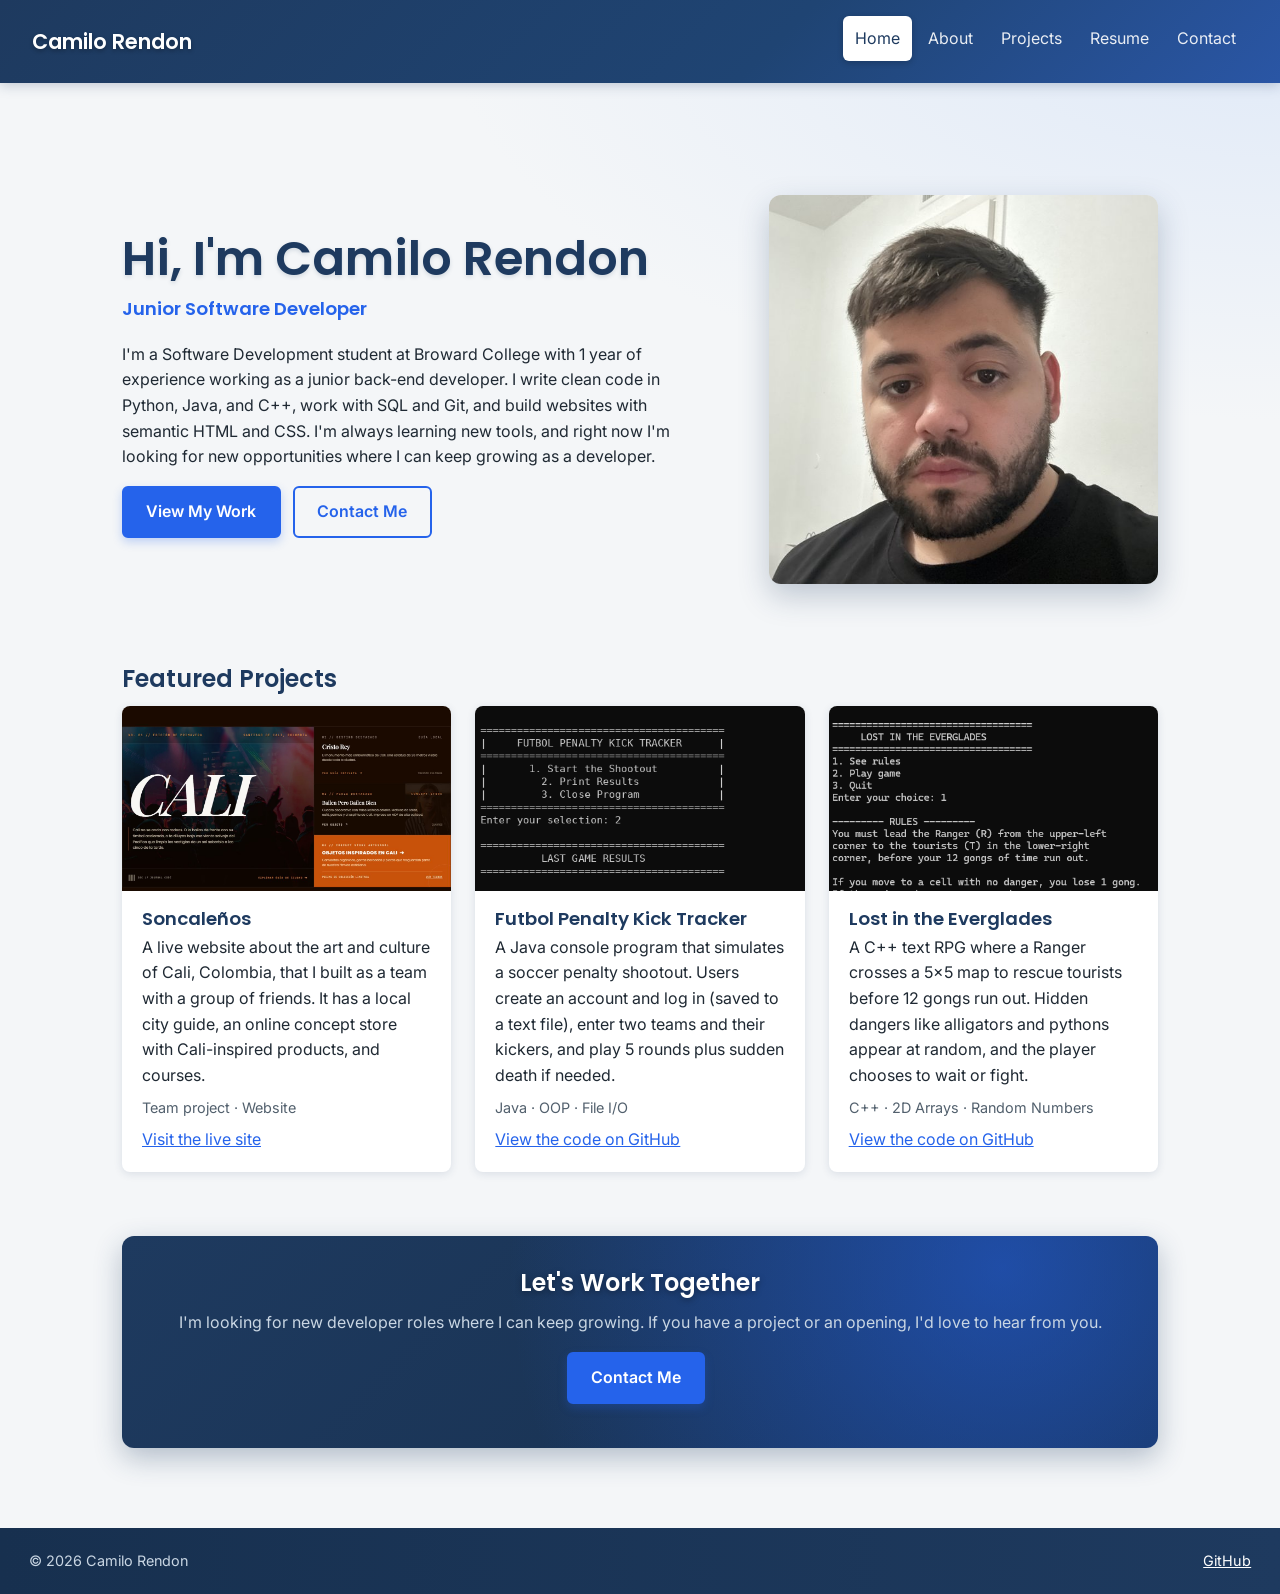
<file: Portafolio_Part_5/index.html>
<!DOCTYPE html>
<!--
    Student Name: Camilo Rendon
    File Name: index.html
    Date: 11/24/2026
    Note: Home page, created by duplicating template.html and following the Home wireframe.
-->
<html lang="en">
<head>
    <meta charset="utf-8">
    <meta name="viewport" content="width=device-width, initial-scale=1.0">
    <meta name="description" content="Camilo Rendon, Software Development student and junior software developer. View my projects and get in touch.">
    <title>Home | Camilo Rendon</title>
    <link rel="icon" href="favicon.ico" sizes="any">
    <link rel="icon" href="favicon.svg" type="image/svg+xml">
    <link rel="apple-touch-icon" href="assets/images/apple-touch-icon.png">
    <link rel="preconnect" href="https://fonts.googleapis.com">
    <link rel="preconnect" href="https://fonts.gstatic.com" crossorigin>
    <link rel="stylesheet" href="https://fonts.googleapis.com/css2?family=Inter:wght@400;600&amp;family=Poppins:wght@600&amp;display=swap">
    <link rel="stylesheet" href="css/styles.css">
    <script src="js/main.js"></script>
</head>
<body>

    <!-- Skip link for keyboard users -->
    <a class="skip-link" href="#main-content">Skip to main content</a>

    <!-- Site header: logo and primary navigation -->
    <header class="site-header">
        <a class="logo" href="index.html">Camilo Rendon</a>
        <button class="menu-toggle" type="button" aria-expanded="false" aria-controls="primary-nav">&#9776; Menu</button>
        <nav class="site-nav" id="primary-nav" aria-label="Primary">
            <ul>
                <li><a href="index.html" aria-current="page">Home</a></li>
                <li><a href="about.html">About</a></li>
                <li><a href="projects.html">Projects</a></li>
                <li><a href="resume.html">Resume</a></li>
                <li><a href="contact.html">Contact</a></li>
            </ul>
        </nav>
    </header>

    <!-- Main page content -->
    <main id="main-content">

        <!-- Hero: name, tagline, intro, buttons, and photo -->
        <section class="hero" aria-labelledby="hero-heading">
            <div class="hero-text">
                <h1 id="hero-heading">Hi, I'm Camilo Rendon</h1>
                <p class="tagline">Junior Software Developer</p>
                <p>I'm a Software Development student at Broward College with 1 year of experience working as a junior back-end developer. I write clean code in Python, Java, and C++, work with SQL and Git, and build websites with semantic HTML and CSS. I'm always learning new tools, and right now I'm looking for new opportunities where I can keep growing as a developer.</p>
                <a class="button" href="projects.html">View My Work</a>
                <a class="button button-outline" href="contact.html">Contact Me</a>
            </div>
            <img class="headshot" src="assets/images/headshot.jpg" alt="Photo of Camilo Rendon" width="600" height="600">
        </section>

        <!-- Featured projects: 1 column on mobile, 3 columns on desktop -->
        <section class="featured" aria-labelledby="featured-heading">
            <h2 id="featured-heading">Featured Projects</h2>
            <div class="project-grid">

                <article class="project-card">
                    <img src="assets/images/project-soncalenos.jpg" alt="Home page of the Soncaleños website with a large CALI title and featured places and products" width="1200" height="680">
                    <div class="card-body">
                        <h3>Soncaleños</h3>
                        <p>A live website about the art and culture of Cali, Colombia, that I built as a team with a group of friends. It has a local city guide, an online concept store with Cali-inspired products, and courses.</p>
                        <p class="tags">Team project &middot; Website</p>
                        <a href="https://soncalenos.com/">Visit the live site</a>
                    </div>
                </article>

                <article class="project-card">
                    <img src="assets/images/project-penalty-kicks.png" alt="Console screen of the Futbol Penalty Kick Tracker showing the main menu, last game results for each team, and the final score" width="488" height="1042">
                    <div class="card-body">
                        <h3>Futbol Penalty Kick Tracker</h3>
                        <p>A Java console program that simulates a soccer penalty shootout. Users create an account and log in (saved to a text file), enter two teams and their kickers, and play 5 rounds plus sudden death if needed.</p>
                        <p class="tags">Java &middot; OOP &middot; File I/O</p>
                        <a href="https://github.com/CamiloStiwar/Penalty-Kicks-Program">View the code on GitHub</a>
                    </div>
                </article>

                <article class="project-card">
                    <img src="assets/images/project-everglades.png" alt="Console screen of Lost in the Everglades showing the main menu and the game rules" width="518" height="585">
                    <div class="card-body">
                        <h3>Lost in the Everglades</h3>
                        <p>A C++ text RPG where a Ranger crosses a 5x5 map to rescue tourists before 12 gongs run out. Hidden dangers like alligators and pythons appear at random, and the player chooses to wait or fight.</p>
                        <p class="tags">C++ &middot; 2D Arrays &middot; Random Numbers</p>
                        <a href="https://github.com/CamiloStiwar/Everglades-Game">View the code on GitHub</a>
                    </div>
                </article>

            </div>
        </section>

        <!-- Call to action band -->
        <section class="cta" aria-labelledby="cta-heading">
            <h2 id="cta-heading">Let's Work Together</h2>
            <p>I'm looking for new developer roles where I can keep growing. If you have a project or an opening, I'd love to hear from you.</p>
            <a class="button" href="contact.html">Contact Me</a>
        </section>

    </main>

    <!-- Site footer -->
    <footer class="site-footer">
        <p>&copy; 2026 Camilo Rendon</p>
        <p><a href="https://github.com/CamiloStiwar">GitHub</a></p>
    </footer>

</body>
</html>
</file>
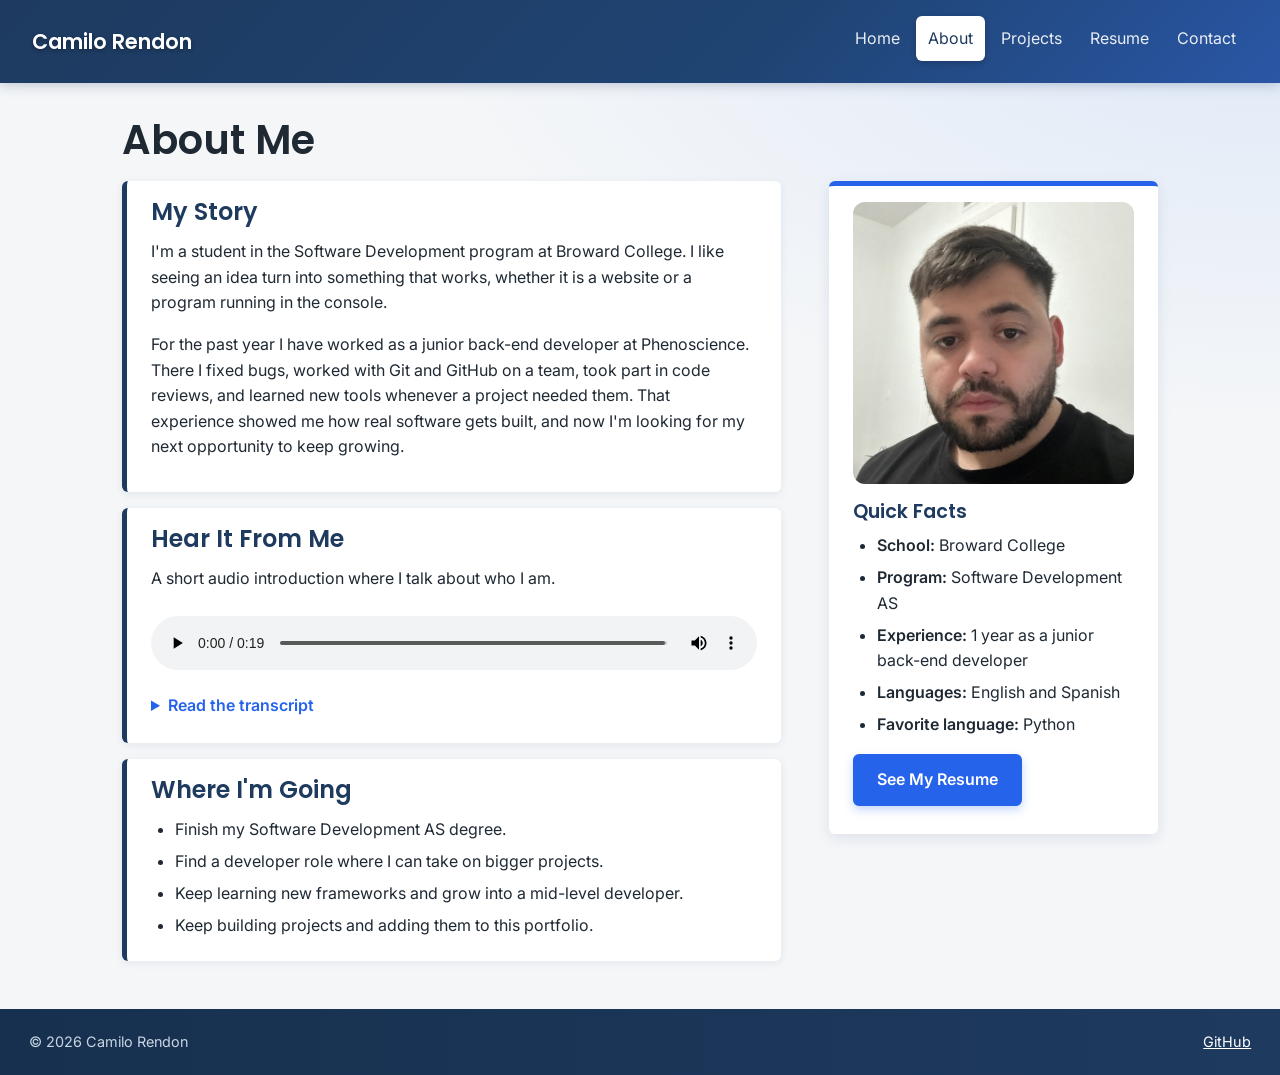
<file: Portafolio_Part_5/about.html>
<!DOCTYPE html>
<!--
    Student Name: Camilo Rendon
    File Name: about.html
    Date: 11/24/2026
-->
<html lang="en">
<head>
    <meta charset="utf-8">
    <meta name="viewport" content="width=device-width, initial-scale=1.0">
    <meta name="description" content="Learn about Camilo Rendon's background, goals, and technical skills.">
    <title>About | Camilo Rendon</title>
    <link rel="icon" href="favicon.ico" sizes="any">
    <link rel="icon" href="favicon.svg" type="image/svg+xml">
    <link rel="apple-touch-icon" href="assets/images/apple-touch-icon.png">
    <link rel="preconnect" href="https://fonts.googleapis.com">
    <link rel="preconnect" href="https://fonts.gstatic.com" crossorigin>
    <link rel="stylesheet" href="https://fonts.googleapis.com/css2?family=Inter:wght@400;600&amp;family=Poppins:wght@600&amp;display=swap">
    <link rel="stylesheet" href="css/styles.css">
    <script src="js/main.js"></script>
</head>
<body>

    <!-- Skip link for keyboard users -->
    <a class="skip-link" href="#main-content">Skip to main content</a>

    <!-- Site header: logo and primary navigation -->
    <header class="site-header">
        <a class="logo" href="index.html">Camilo Rendon</a>
        <button class="menu-toggle" type="button" aria-expanded="false" aria-controls="primary-nav">&#9776; Menu</button>
        <nav class="site-nav" id="primary-nav" aria-label="Primary">
            <ul>
                <li><a href="index.html">Home</a></li>
                <li><a href="about.html" aria-current="page">About</a></li>
                <li><a href="projects.html">Projects</a></li>
                <li><a href="resume.html">Resume</a></li>
                <li><a href="contact.html">Contact</a></li>
            </ul>
        </nav>
    </header>

    <!-- Main page content -->
    <main id="main-content">
        <h1>About Me</h1>

        <!-- Two column layout: story on the left, quick facts on the right -->
        <div class="about-layout">

            <article class="about-story">

                <section aria-labelledby="story-heading">
                    <h2 id="story-heading">My Story</h2>
                    <p>I'm a student in the Software Development program at Broward College. I like seeing an idea turn into something that works, whether it is a website or a program running in the console.</p>
                    <p>For the past year I have worked as a junior back-end developer at Phenoscience. There I fixed bugs, worked with Git and GitHub on a team, took part in code reviews, and learned new tools whenever a project needed them. That experience showed me how real software gets built, and now I'm looking for my next opportunity to keep growing.</p>
                </section>

                <!-- Audio introduction with a transcript for accessibility -->
                <section aria-labelledby="audio-heading">
                    <h2 id="audio-heading">Hear It From Me</h2>
                    <p>A short audio introduction where I talk about who I am.</p>
                    <audio controls preload="metadata">
                        <source src="assets/media/intro.mp3" type="audio/mpeg">
                        Your browser does not support the audio element. You can read the transcript below.
                    </audio>
                    <details class="transcript">
                        <summary>Read the transcript</summary>
                        <p>Hi, I'm Camilo Rendon. I'm a Software Development student at Broward College and I have one year of experience as a junior back-end developer. I build websites and programs in Python, Java, and C++. This portfolio shows some of the projects I'm proud of.</p>
                    </details>
                </section>

                <section aria-labelledby="goals-heading">
                    <h2 id="goals-heading">Where I'm Going</h2>
                    <ul>
                        <li>Finish my Software Development AS degree.</li>
                        <li>Find a developer role where I can take on bigger projects.</li>
                        <li>Keep learning new frameworks and grow into a mid-level developer.</li>
                        <li>Keep building projects and adding them to this portfolio.</li>
                    </ul>
                </section>

            </article>

            <!-- Sidebar with photo and quick facts -->
            <aside class="sidebar" aria-labelledby="facts-heading">
                <img src="assets/images/headshot.jpg" alt="Photo of Camilo Rendon" width="600" height="600">
                <h2 id="facts-heading">Quick Facts</h2>
                <ul>
                    <li><strong>School:</strong> Broward College</li>
                    <li><strong>Program:</strong> Software Development AS</li>
                    <li><strong>Experience:</strong> 1 year as a junior back-end developer</li>
                    <li><strong>Languages:</strong> English and Spanish</li>
                    <li><strong>Favorite language:</strong> Python</li>
                </ul>
                <a class="button" href="resume.html">See My Resume</a>
            </aside>

        </div>
    </main>

    <!-- Site footer -->
    <footer class="site-footer">
        <p>&copy; 2026 Camilo Rendon</p>
        <p><a href="https://github.com/CamiloStiwar">GitHub</a></p>
    </footer>

</body>
</html>
</file>
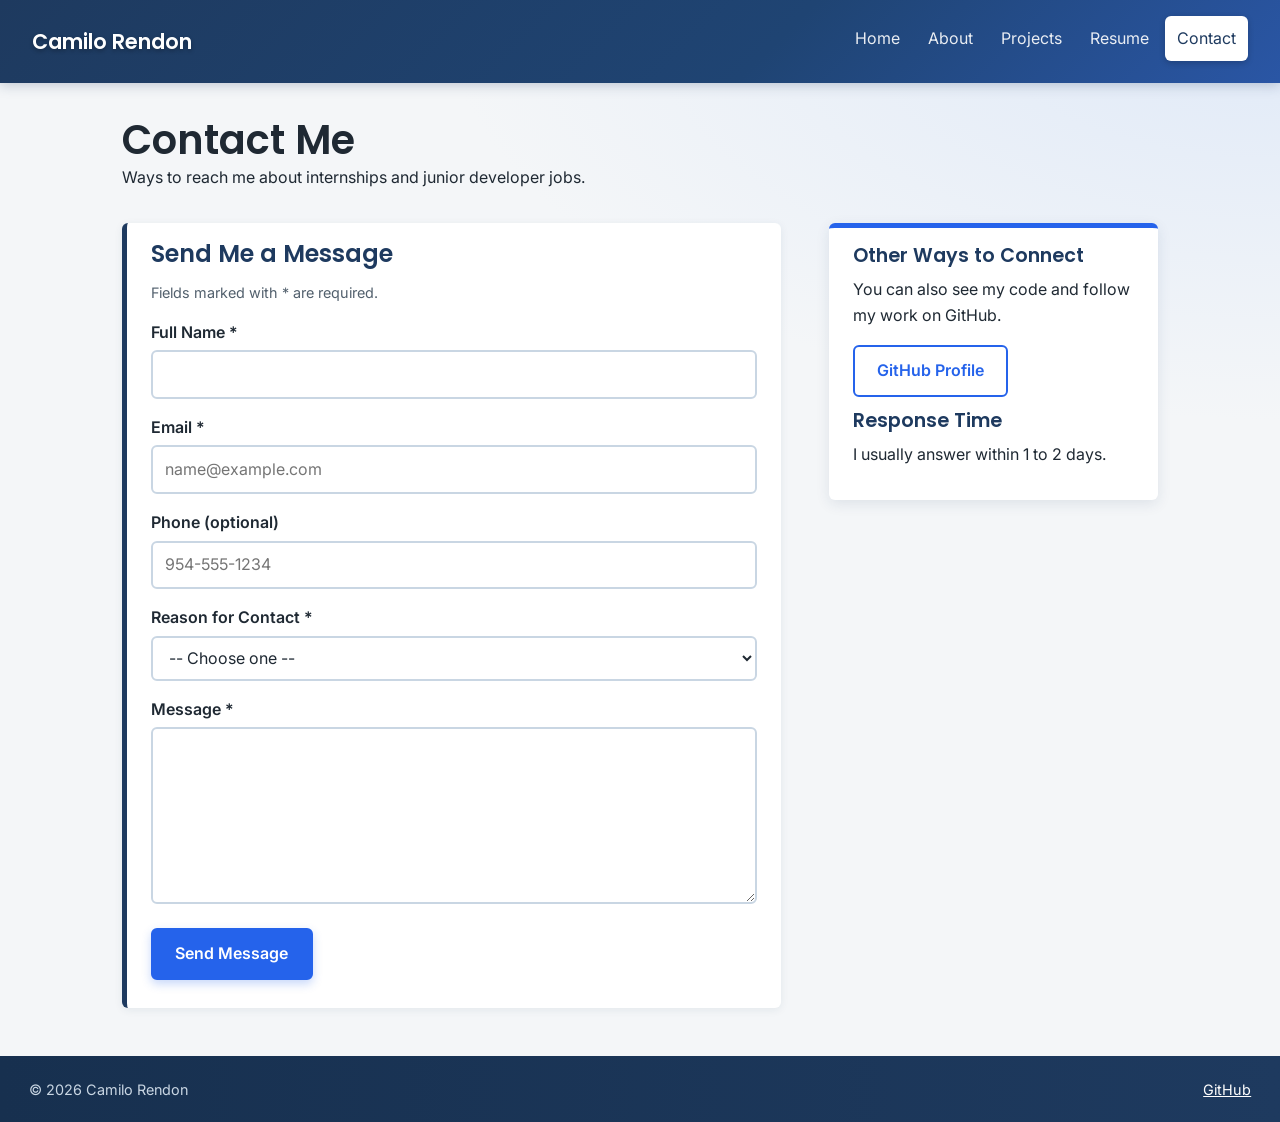
<file: Portafolio_Part_5/contact.html>
<!DOCTYPE html>
<!--
    Student Name: Camilo Rendon
    File Name: contact.html
    Date: 11/24/2026
-->
<html lang="en">
<head>
    <meta charset="utf-8">
    <meta name="viewport" content="width=device-width, initial-scale=1.0">
    <meta name="description" content="Contact Camilo Rendon about internships, junior developer jobs, or projects using the contact form or GitHub.">
    <title>Contact | Camilo Rendon</title>
    <link rel="icon" href="favicon.ico" sizes="any">
    <link rel="icon" href="favicon.svg" type="image/svg+xml">
    <link rel="apple-touch-icon" href="assets/images/apple-touch-icon.png">
    <link rel="preconnect" href="https://fonts.googleapis.com">
    <link rel="preconnect" href="https://fonts.gstatic.com" crossorigin>
    <link rel="stylesheet" href="https://fonts.googleapis.com/css2?family=Inter:wght@400;600&amp;family=Poppins:wght@600&amp;display=swap">
    <link rel="stylesheet" href="css/styles.css">
    <script src="js/main.js"></script>
</head>
<body>

    <!-- Skip link for keyboard users -->
    <a class="skip-link" href="#main-content">Skip to main content</a>

    <!-- Site header: logo and primary navigation -->
    <header class="site-header">
        <a class="logo" href="index.html">Camilo Rendon</a>
        <button class="menu-toggle" type="button" aria-expanded="false" aria-controls="primary-nav">&#9776; Menu</button>
        <nav class="site-nav" id="primary-nav" aria-label="Primary">
            <ul>
                <li><a href="index.html">Home</a></li>
                <li><a href="about.html">About</a></li>
                <li><a href="projects.html">Projects</a></li>
                <li><a href="resume.html">Resume</a></li>
                <li><a href="contact.html" aria-current="page">Contact</a></li>
            </ul>
        </nav>
    </header>

    <!-- Main page content -->
    <main id="main-content">
        <h1>Contact Me</h1>
        <p>Ways to reach me about internships and junior developer jobs.</p>

        <div class="contact-layout">

            <!-- Contact form -->
            <section class="contact-form" aria-labelledby="form-heading">
                <h2 id="form-heading">Send Me a Message</h2>
                <p class="tags">Fields marked with * are required.</p>

                <form action="thanks.html" method="get">

                    <label for="name">Full Name *</label>
                    <input type="text" id="name" name="name" autocomplete="name" required>

                    <label for="email">Email *</label>
                    <input type="email" id="email" name="email" autocomplete="email" placeholder="name@example.com" required>

                    <label for="phone">Phone (optional)</label>
                    <input type="tel" id="phone" name="phone" autocomplete="tel" placeholder="954-555-1234"
                           pattern="[0-9]{3}-[0-9]{3}-[0-9]{4}" title="Use this format: 954-555-1234">

                    <label for="reason">Reason for Contact *</label>
                    <select id="reason" name="reason" required>
                        <option value="">-- Choose one --</option>
                        <option value="internship">Internship</option>
                        <option value="job">Junior developer job</option>
                        <option value="project">Website or program project</option>
                        <option value="other">Something else</option>
                    </select>

                    <label for="message">Message *</label>
                    <textarea id="message" name="message" rows="6" minlength="10" required></textarea>

                    <button class="button" type="submit">Send Message</button>
                </form>
            </section>

            <!-- Sidebar with other ways to connect -->
            <aside class="sidebar" aria-labelledby="connect-heading">
                <h2 id="connect-heading">Other Ways to Connect</h2>
                <p>You can also see my code and follow my work on GitHub.</p>
                <a class="button button-outline" href="https://github.com/CamiloStiwar">GitHub Profile</a>
                <h2>Response Time</h2>
                <p>I usually answer within 1 to 2 days.</p>
            </aside>

        </div>
    </main>

    <!-- Site footer -->
    <footer class="site-footer">
        <p>&copy; 2026 Camilo Rendon</p>
        <p><a href="https://github.com/CamiloStiwar">GitHub</a></p>
    </footer>

</body>
</html>
</file>
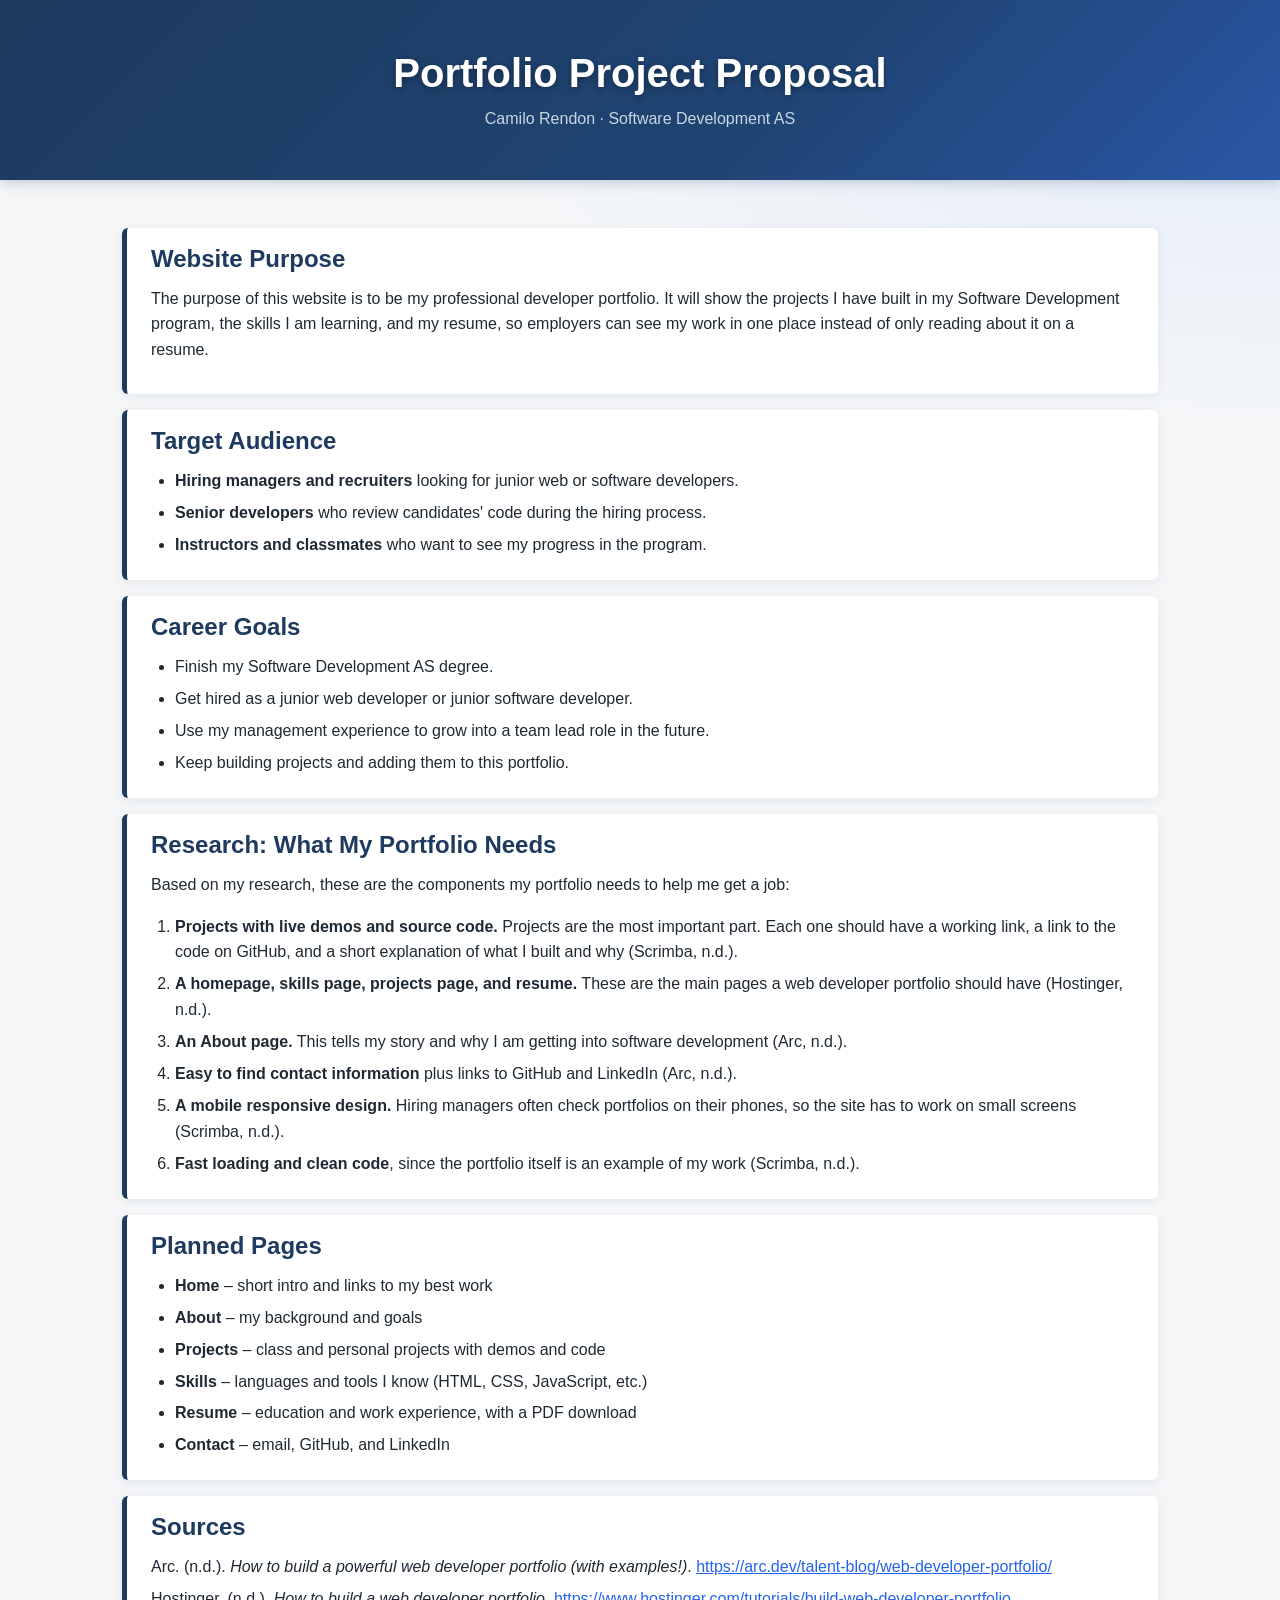
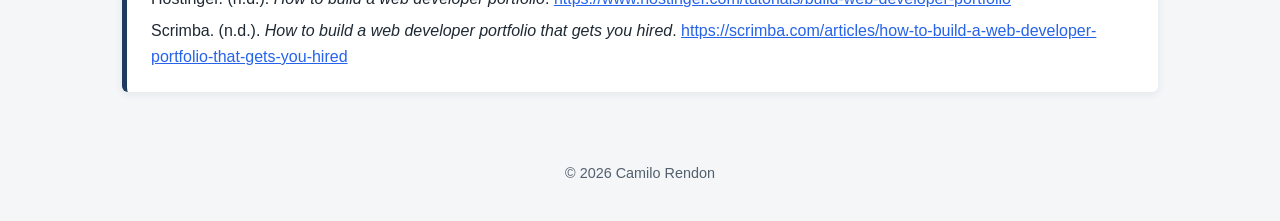
<file: Portafolio_Part_5/proposal.html>
<!DOCTYPE html>
<!--
    Student Name: Camilo Rendon
    File Name: proposal.html
    Date: 11/24/2026
    Note: This page is the project proposal and is not linked in the site navigation.
-->
<html lang="en">
<head>
    <meta charset="utf-8">
    <meta name="viewport" content="width=device-width, initial-scale=1.0">
    <meta name="description" content="Project proposal for the Camilo Rendon developer portfolio website.">
    <title>Portfolio Project Proposal | Camilo Rendon</title>
    <link rel="icon" href="favicon.ico" sizes="any">
    <link rel="icon" href="favicon.svg" type="image/svg+xml">
    <link rel="apple-touch-icon" href="assets/images/apple-touch-icon.png">
    <link rel="stylesheet" href="css/styles.css">
</head>
<body>

    <!-- Page header with the proposal title -->
    <header>
        <h1>Portfolio Project Proposal</h1>
        <p>Camilo Rendon &middot; Software Development AS</p>
    </header>

    <main>

        <!-- Section 1: Purpose of the website -->
        <section id="purpose">
            <h2>Website Purpose</h2>
            <p>The purpose of this website is to be my professional developer portfolio. It will show the projects I have built in my Software Development program, the skills I am learning, and my resume, so employers can see my work in one place instead of only reading about it on a resume.</p>
        </section>

        <!-- Section 2: Target audience -->
        <section id="audience">
            <h2>Target Audience</h2>
            <ul>
                <li><strong>Hiring managers and recruiters</strong> looking for junior web or software developers.</li>
                <li><strong>Senior developers</strong> who review candidates' code during the hiring process.</li>
                <li><strong>Instructors and classmates</strong> who want to see my progress in the program.</li>
            </ul>
        </section>

        <!-- Section 3: Career goals -->
        <section id="goals">
            <h2>Career Goals</h2>
            <ul>
                <li>Finish my Software Development AS degree.</li>
                <li>Get hired as a junior web developer or junior software developer.</li>
                <li>Use my management experience to grow into a team lead role in the future.</li>
                <li>Keep building projects and adding them to this portfolio.</li>
            </ul>
        </section>

        <!-- Section 4: Research on what a portfolio needs to get hired -->
        <section id="research">
            <h2>Research: What My Portfolio Needs</h2>
            <p>Based on my research, these are the components my portfolio needs to help me get a job:</p>
            <ol>
                <li><strong>Projects with live demos and source code.</strong> Projects are the most important part. Each one should have a working link, a link to the code on GitHub, and a short explanation of what I built and why (Scrimba, n.d.).</li>
                <li><strong>A homepage, skills page, projects page, and resume.</strong> These are the main pages a web developer portfolio should have (Hostinger, n.d.).</li>
                <li><strong>An About page.</strong> This tells my story and why I am getting into software development (Arc, n.d.).</li>
                <li><strong>Easy to find contact information</strong> plus links to GitHub and LinkedIn (Arc, n.d.).</li>
                <li><strong>A mobile responsive design.</strong> Hiring managers often check portfolios on their phones, so the site has to work on small screens (Scrimba, n.d.).</li>
                <li><strong>Fast loading and clean code</strong>, since the portfolio itself is an example of my work (Scrimba, n.d.).</li>
            </ol>
        </section>

        <!-- Section 5: Planned pages, matches the site map -->
        <section id="pages">
            <h2>Planned Pages</h2>
            <ul>
                <li><strong>Home</strong> &ndash; short intro and links to my best work</li>
                <li><strong>About</strong> &ndash; my background and goals</li>
                <li><strong>Projects</strong> &ndash; class and personal projects with demos and code</li>
                <li><strong>Skills</strong> &ndash; languages and tools I know (HTML, CSS, JavaScript, etc.)</li>
                <li><strong>Resume</strong> &ndash; education and work experience, with a PDF download</li>
                <li><strong>Contact</strong> &ndash; email, GitHub, and LinkedIn</li>
            </ul>
        </section>

        <!-- Section 6: Sources used for the research -->
        <section id="sources">
            <h2>Sources</h2>
            <ul class="sources-list">
                <li>Arc. (n.d.). <em>How to build a powerful web developer portfolio (with examples!)</em>. <a href="https://arc.dev/talent-blog/web-developer-portfolio/" target="_blank" rel="noopener">https://arc.dev/talent-blog/web-developer-portfolio/</a></li>
                <li>Hostinger. (n.d.). <em>How to build a web developer portfolio</em>. <a href="https://www.hostinger.com/tutorials/build-web-developer-portfolio" target="_blank" rel="noopener">https://www.hostinger.com/tutorials/build-web-developer-portfolio</a></li>
                <li>Scrimba. (n.d.). <em>How to build a web developer portfolio that gets you hired</em>. <a href="https://scrimba.com/articles/how-to-build-a-web-developer-portfolio-that-gets-you-hired" target="_blank" rel="noopener">https://scrimba.com/articles/how-to-build-a-web-developer-portfolio-that-gets-you-hired</a></li>
            </ul>
        </section>

    </main>

    <!-- Page footer -->
    <footer>
        <p>&copy; 2026 Camilo Rendon</p>
    </footer>

    <script src="js/main.js"></script>

</body>
</html>
</file>
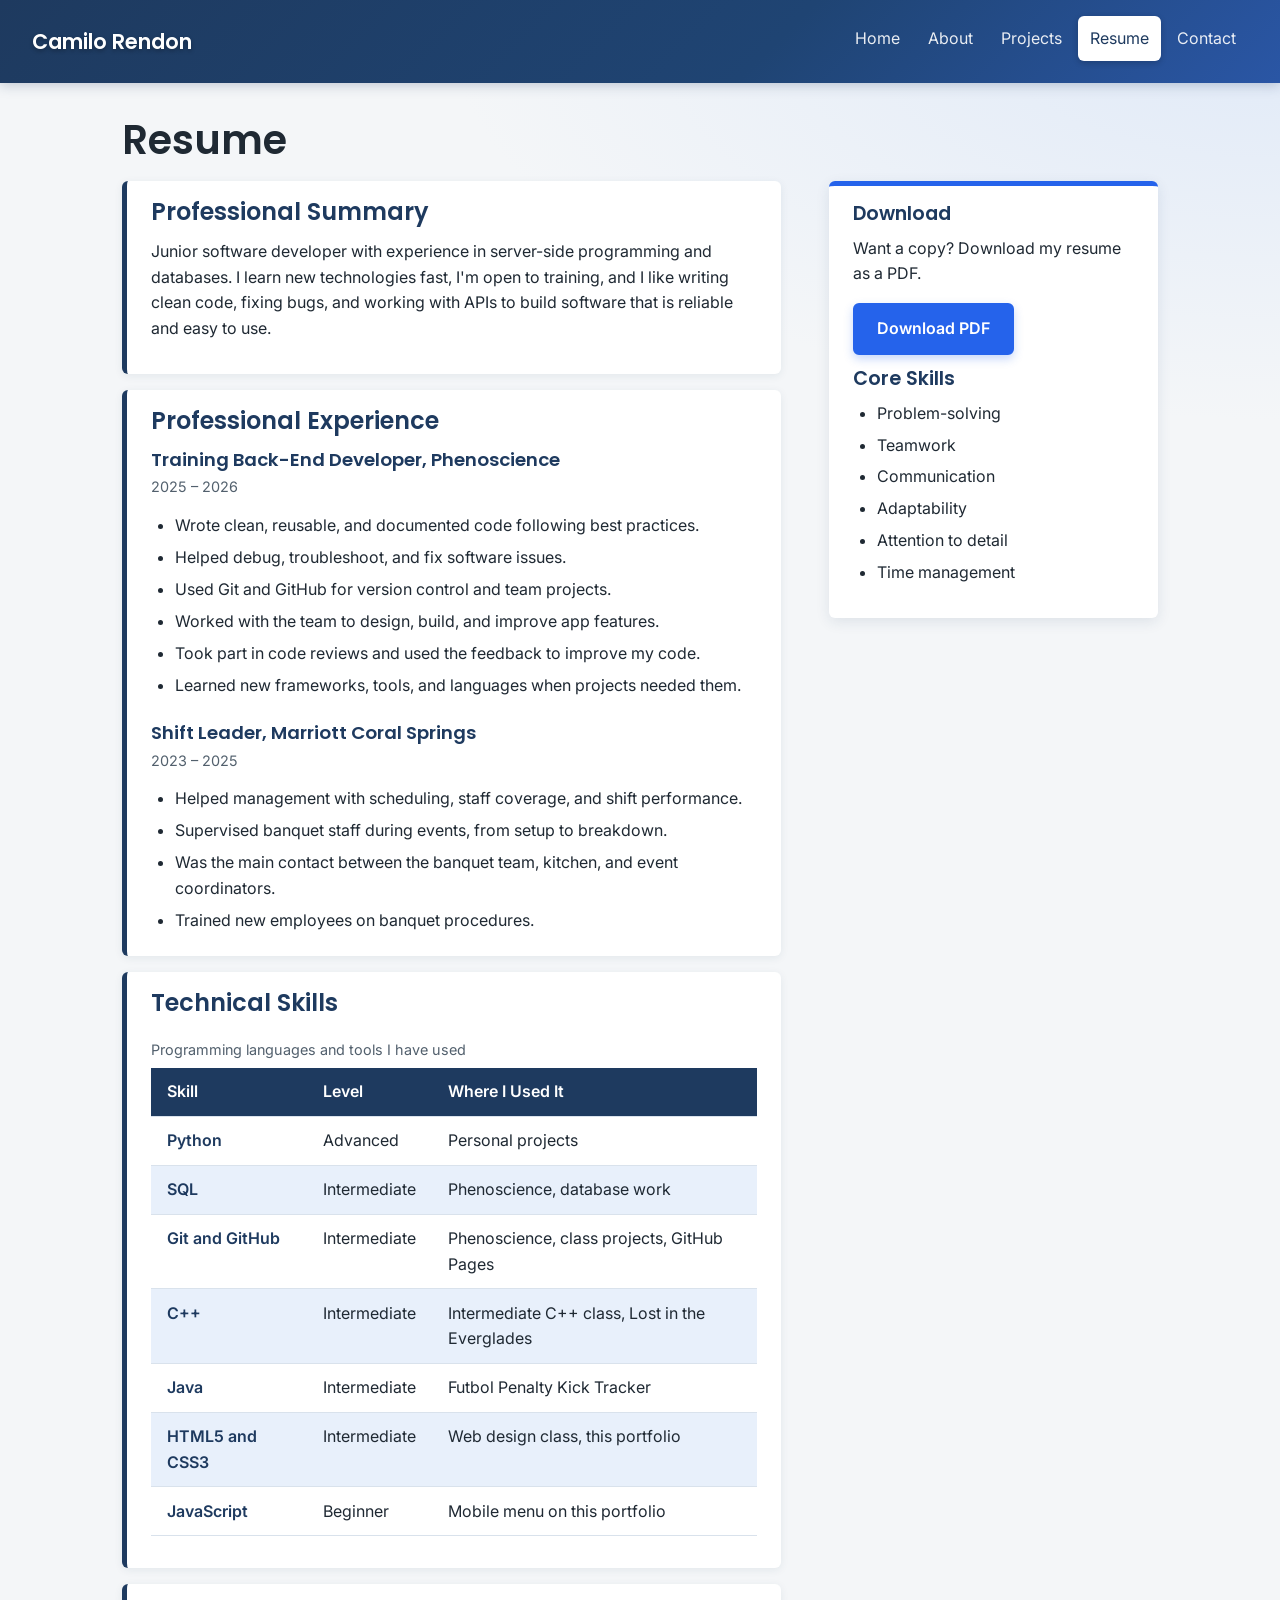
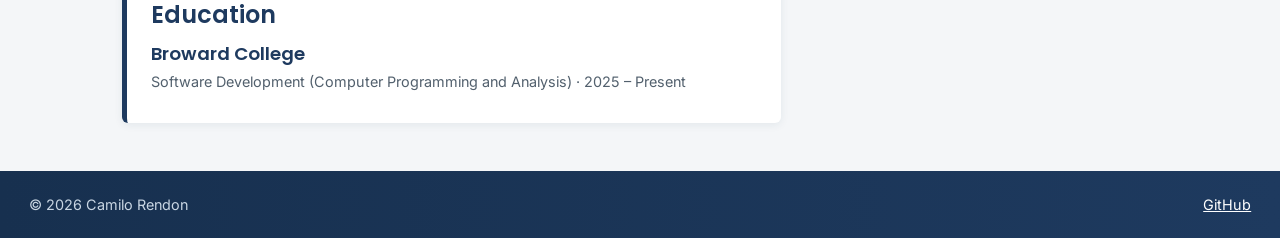
<file: Portafolio_Part_5/resume.html>
<!DOCTYPE html>
<!--
    Student Name: Camilo Rendon
    File Name: resume.html
    Date: 11/24/2026
-->
<html lang="en">
<head>
    <meta charset="utf-8">
    <meta name="viewport" content="width=device-width, initial-scale=1.0">
    <meta name="description" content="Camilo Rendon's education, work experience, and downloadable resume.">
    <title>Resume | Camilo Rendon</title>
    <link rel="icon" href="favicon.ico" sizes="any">
    <link rel="icon" href="favicon.svg" type="image/svg+xml">
    <link rel="apple-touch-icon" href="assets/images/apple-touch-icon.png">
    <link rel="preconnect" href="https://fonts.googleapis.com">
    <link rel="preconnect" href="https://fonts.gstatic.com" crossorigin>
    <link rel="stylesheet" href="https://fonts.googleapis.com/css2?family=Inter:wght@400;600&amp;family=Poppins:wght@600&amp;display=swap">
    <link rel="stylesheet" href="css/styles.css">
    <script src="js/main.js"></script>
</head>
<body>

    <!-- Skip link for keyboard users -->
    <a class="skip-link" href="#main-content">Skip to main content</a>

    <!-- Site header: logo and primary navigation -->
    <header class="site-header">
        <a class="logo" href="index.html">Camilo Rendon</a>
        <button class="menu-toggle" type="button" aria-expanded="false" aria-controls="primary-nav">&#9776; Menu</button>
        <nav class="site-nav" id="primary-nav" aria-label="Primary">
            <ul>
                <li><a href="index.html">Home</a></li>
                <li><a href="about.html">About</a></li>
                <li><a href="projects.html">Projects</a></li>
                <li><a href="resume.html" aria-current="page">Resume</a></li>
                <li><a href="contact.html">Contact</a></li>
            </ul>
        </nav>
    </header>

    <!-- Main page content -->
    <main id="main-content">
        <h1>Resume</h1>

        <div class="resume-layout">

            <article class="resume-main">

                <!-- Short professional summary -->
                <section aria-labelledby="summary-heading">
                    <h2 id="summary-heading">Professional Summary</h2>
                    <p>Junior software developer with experience in server-side programming and databases. I learn new technologies fast, I'm open to training, and I like writing clean code, fixing bugs, and working with APIs to build software that is reliable and easy to use.</p>
                </section>

                <section aria-labelledby="experience-heading">
                    <h2 id="experience-heading">Professional Experience</h2>

                    <h3>Training Back-End Developer, Phenoscience</h3>
                    <p class="tags">2025 &ndash; 2026</p>
                    <ul>
                        <li>Wrote clean, reusable, and documented code following best practices.</li>
                        <li>Helped debug, troubleshoot, and fix software issues.</li>
                        <li>Used Git and GitHub for version control and team projects.</li>
                        <li>Worked with the team to design, build, and improve app features.</li>
                        <li>Took part in code reviews and used the feedback to improve my code.</li>
                        <li>Learned new frameworks, tools, and languages when projects needed them.</li>
                    </ul>

                    <h3>Shift Leader, Marriott Coral Springs</h3>
                    <p class="tags">2023 &ndash; 2025</p>
                    <ul>
                        <li>Helped management with scheduling, staff coverage, and shift performance.</li>
                        <li>Supervised banquet staff during events, from setup to breakdown.</li>
                        <li>Was the main contact between the banquet team, kitchen, and event coordinators.</li>
                        <li>Trained new employees on banquet procedures.</li>
                    </ul>
                </section>

                <!-- Technical skills table -->
                <section aria-labelledby="skills-heading">
                    <h2 id="skills-heading">Technical Skills</h2>
                    <div class="table-wrap">
                        <table class="skills-table">
                            <caption>Programming languages and tools I have used</caption>
                            <thead>
                                <tr>
                                    <th scope="col">Skill</th>
                                    <th scope="col">Level</th>
                                    <th scope="col">Where I Used It</th>
                                </tr>
                            </thead>
                            <tbody>
                                <tr>
                                    <th scope="row">Python</th>
                                    <td>Advanced</td>
                                    <td>Personal projects</td>
                                </tr>
                                <tr>
                                    <th scope="row">SQL</th>
                                    <td>Intermediate</td>
                                    <td>Phenoscience, database work</td>
                                </tr>
                                <tr>
                                    <th scope="row">Git and GitHub</th>
                                    <td>Intermediate</td>
                                    <td>Phenoscience, class projects, GitHub Pages</td>
                                </tr>
                                <tr>
                                    <th scope="row">C++</th>
                                    <td>Intermediate</td>
                                    <td>Intermediate C++ class, Lost in the Everglades</td>
                                </tr>
                                <tr>
                                    <th scope="row">Java</th>
                                    <td>Intermediate</td>
                                    <td>Futbol Penalty Kick Tracker</td>
                                </tr>
                                <tr>
                                    <th scope="row">HTML5 and CSS3</th>
                                    <td>Intermediate</td>
                                    <td>Web design class, this portfolio</td>
                                </tr>
                                <tr>
                                    <th scope="row">JavaScript</th>
                                    <td>Beginner</td>
                                    <td>Mobile menu on this portfolio</td>
                                </tr>
                            </tbody>
                        </table>
                    </div>
                </section>

                <section aria-labelledby="education-heading">
                    <h2 id="education-heading">Education</h2>
                    <h3>Broward College</h3>
                    <p class="tags">Software Development (Computer Programming and Analysis) &middot; 2025 &ndash; Present</p>
                </section>

            </article>

            <!-- Sidebar with the PDF download and core skills -->
            <aside class="sidebar" aria-labelledby="download-heading">
                <h2 id="download-heading">Download</h2>
                <p>Want a copy? Download my resume as a PDF.</p>
                <a class="button" href="assets/media/CV_Camilo_Rendon.pdf">Download PDF</a>
                <h2>Core Skills</h2>
                <ul>
                    <li>Problem-solving</li>
                    <li>Teamwork</li>
                    <li>Communication</li>
                    <li>Adaptability</li>
                    <li>Attention to detail</li>
                    <li>Time management</li>
                </ul>
            </aside>

        </div>
    </main>

    <!-- Site footer -->
    <footer class="site-footer">
        <p>&copy; 2026 Camilo Rendon</p>
        <p><a href="https://github.com/CamiloStiwar">GitHub</a></p>
    </footer>

</body>
</html>
</file>
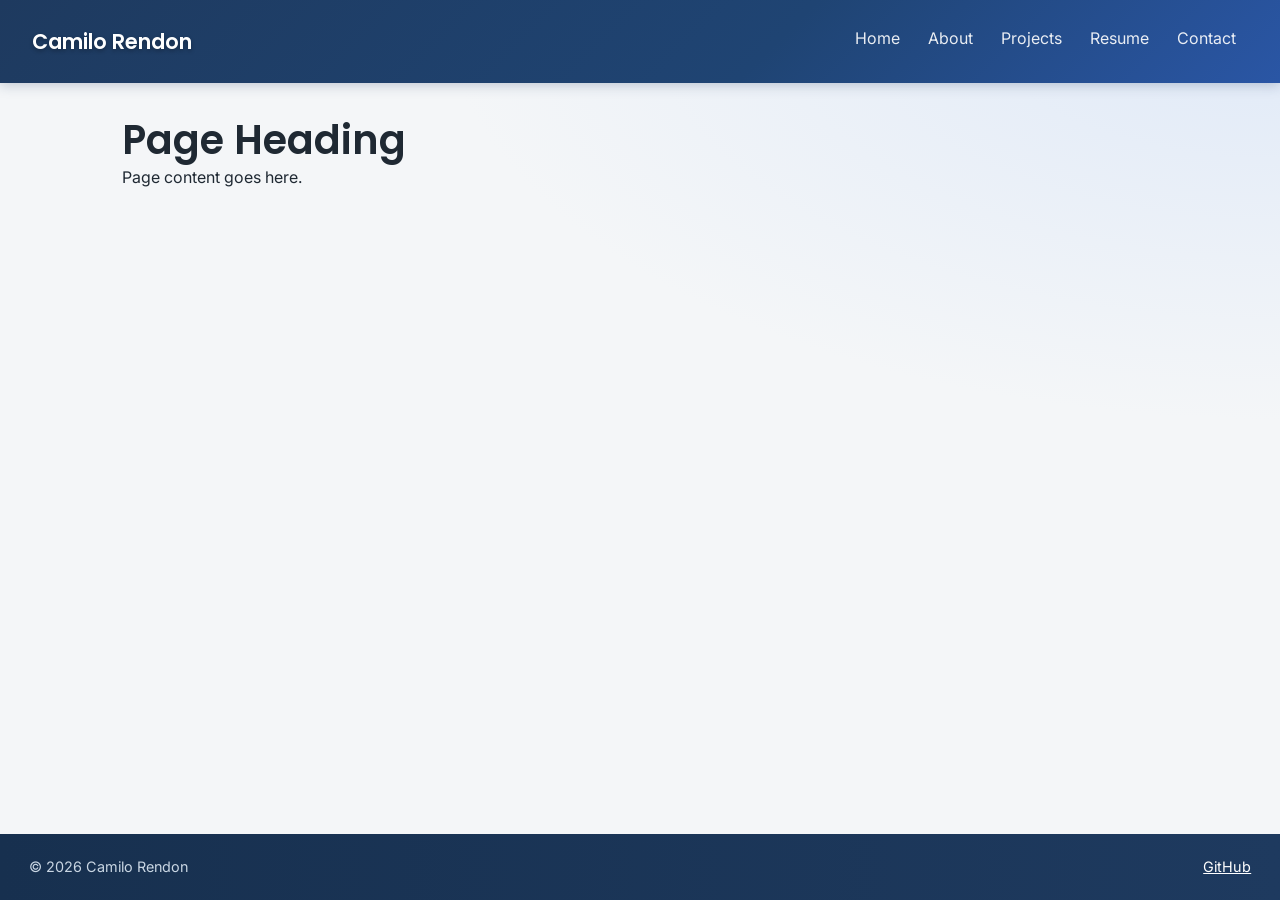
<file: Portafolio_Part_5/template.html>
<!DOCTYPE html>
<!--
    Student Name: Camilo Rendon
    File Name: template.html
    Date: 11/24/2026
    Note: Master template. This page is not part of the website and is not linked in the navigation.
-->
<html lang="en">
<head>
    <meta charset="utf-8">
    <meta name="viewport" content="width=device-width, initial-scale=1.0">
    <meta name="description" content="Page description goes here.">
    <title>Page Title | Camilo Rendon</title>
    <link rel="icon" href="favicon.ico" sizes="any">
    <link rel="icon" href="favicon.svg" type="image/svg+xml">
    <link rel="apple-touch-icon" href="assets/images/apple-touch-icon.png">
    <link rel="preconnect" href="https://fonts.googleapis.com">
    <link rel="preconnect" href="https://fonts.gstatic.com" crossorigin>
    <link rel="stylesheet" href="https://fonts.googleapis.com/css2?family=Inter:wght@400;600&amp;family=Poppins:wght@600&amp;display=swap">
    <link rel="stylesheet" href="css/styles.css">
    <script src="js/main.js"></script>
</head>
<body>

    <!-- Skip link for keyboard users -->
    <a class="skip-link" href="#main-content">Skip to main content</a>

    <!-- Site header: logo and primary navigation -->
    <header class="site-header">
        <a class="logo" href="index.html">Camilo Rendon</a>
        <button class="menu-toggle" type="button" aria-expanded="false" aria-controls="primary-nav">&#9776; Menu</button>
        <nav class="site-nav" id="primary-nav" aria-label="Primary">
            <ul>
                <li><a href="index.html">Home</a></li>
                <li><a href="about.html">About</a></li>
                <li><a href="projects.html">Projects</a></li>
                <li><a href="resume.html">Resume</a></li>
                <li><a href="contact.html">Contact</a></li>
            </ul>
        </nav>
    </header>

    <!-- Main page content -->
    <main id="main-content">
        <h1>Page Heading</h1>
        <p>Page content goes here.</p>
    </main>

    <!-- Site footer -->
    <footer class="site-footer">
        <p>&copy; 2026 Camilo Rendon</p>
        <p><a href="https://github.com/CamiloStiwar">GitHub</a></p>
    </footer>

</body>
</html>
</file>
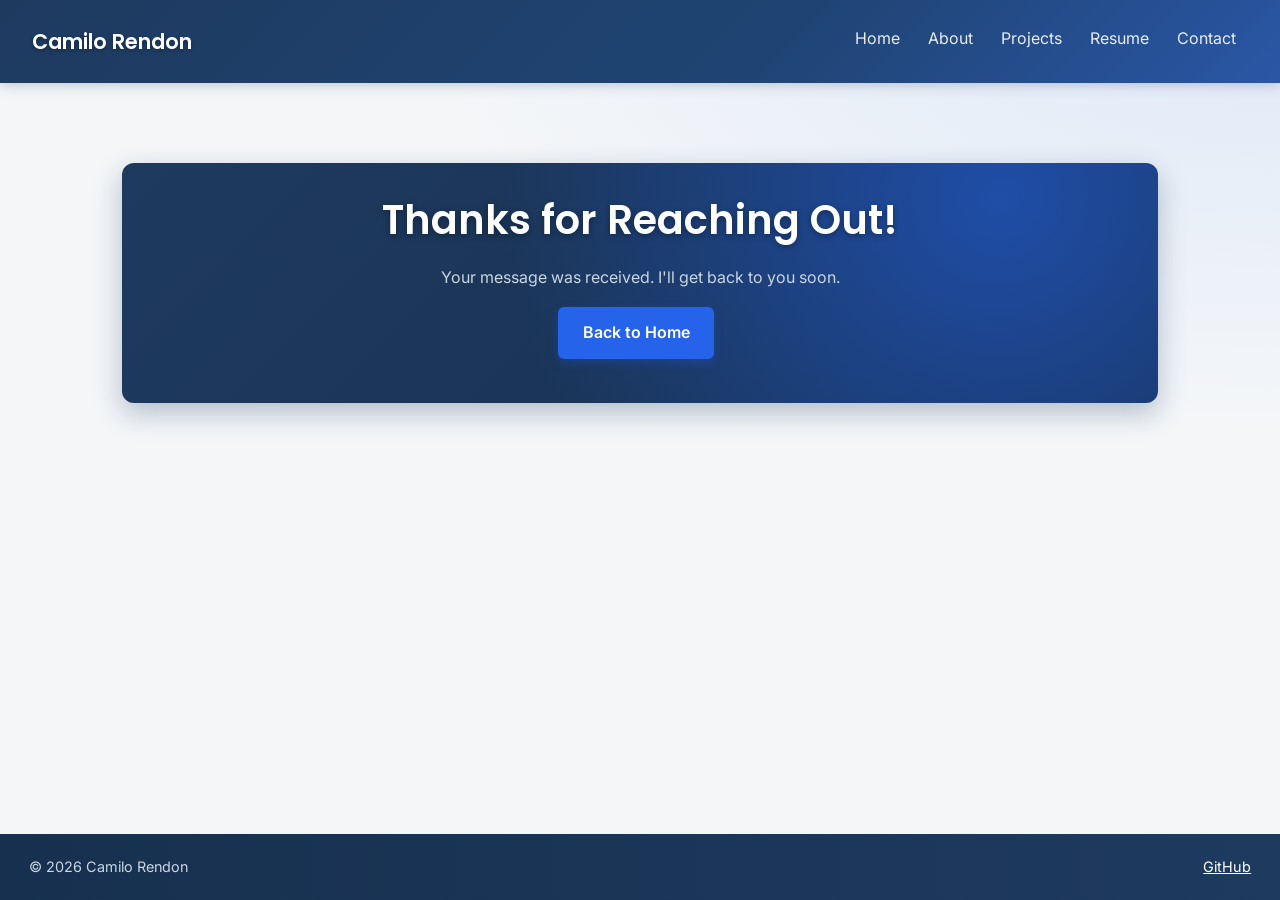
<file: Portafolio_Part_5/thanks.html>
<!DOCTYPE html>
<!--
    Student Name: Camilo Rendon
    File Name: thanks.html
    Date: 11/24/2026
    Note: Confirmation page after the contact form is sent. Not linked in the navigation.
-->
<html lang="en">
<head>
    <meta charset="utf-8">
    <meta name="viewport" content="width=device-width, initial-scale=1.0">
    <meta name="description" content="Thank you for contacting Camilo Rendon.">
    <title>Thank You | Camilo Rendon</title>
    <link rel="icon" href="favicon.ico" sizes="any">
    <link rel="icon" href="favicon.svg" type="image/svg+xml">
    <link rel="apple-touch-icon" href="assets/images/apple-touch-icon.png">
    <link rel="preconnect" href="https://fonts.googleapis.com">
    <link rel="preconnect" href="https://fonts.gstatic.com" crossorigin>
    <link rel="stylesheet" href="https://fonts.googleapis.com/css2?family=Inter:wght@400;600&amp;family=Poppins:wght@600&amp;display=swap">
    <link rel="stylesheet" href="css/styles.css">
    <script src="js/main.js"></script>
</head>
<body>

    <!-- Skip link for keyboard users -->
    <a class="skip-link" href="#main-content">Skip to main content</a>

    <!-- Site header: logo and primary navigation -->
    <header class="site-header">
        <a class="logo" href="index.html">Camilo Rendon</a>
        <button class="menu-toggle" type="button" aria-expanded="false" aria-controls="primary-nav">&#9776; Menu</button>
        <nav class="site-nav" id="primary-nav" aria-label="Primary">
            <ul>
                <li><a href="index.html">Home</a></li>
                <li><a href="about.html">About</a></li>
                <li><a href="projects.html">Projects</a></li>
                <li><a href="resume.html">Resume</a></li>
                <li><a href="contact.html">Contact</a></li>
            </ul>
        </nav>
    </header>

    <!-- Main page content -->
    <main id="main-content">
        <section class="cta">
            <h1>Thanks for Reaching Out!</h1>
            <p>Your message was received. I'll get back to you soon.</p>
            <a class="button" href="index.html">Back to Home</a>
        </section>
    </main>

    <!-- Site footer -->
    <footer class="site-footer">
        <p>&copy; 2026 Camilo Rendon</p>
        <p><a href="https://github.com/CamiloStiwar">GitHub</a></p>
    </footer>

</body>
</html>
</file>
<file: Portafolio_Part_5/css/styles.css>
/*
    Author: Camilo Rendon
    File Name: styles.css
    Date: 11/24/2026
    Description: Global styles for the portfolio website (mobile-first).
                 Part 5 adds gradients, shadows, text-shadows, opacity,
                 and a desktop breakpoint.
*/

/* ==========================================
   CSS Reset
   ========================================== */
*,
*::before,
*::after {
    box-sizing: border-box;
}

html, body, div, span, header, nav, main, section, article, aside, footer,
h1, h2, h3, h4, h5, h6, p, a, img, figure, figcaption, blockquote,
ul, ol, li, form, label, input, textarea, button, table, tr, th, td {
    margin: 0;
    padding: 0;
    border: 0;
    font-size: 100%;
    font: inherit;
    vertical-align: baseline;
}

ul, ol {
    list-style: none;
}

img {
    display: block;
    max-width: 100%;
    height: auto;
}

button {
    background: none;
    cursor: pointer;
    color: inherit;
}

/* ==========================================
   Global Typography and Colors
   ========================================== */
body {
    font-family: "Inter", Arial, Helvetica, sans-serif;
    font-size: 1rem;
    font-weight: 400;
    line-height: 1.6;
    color: #1f2933;
    background-color: #f4f6f8;
    /* Soft blue radial glow in the top right corner */
    background-image: radial-gradient(1200px 600px at 100% 0, #dfe9f8 0%, rgba(244, 246, 248, 0) 70%);
    background-repeat: no-repeat;
}

/* Keep the footer at the bottom on short pages (like thanks.html) */
body {
    min-height: 100vh;
    display: flex;
    flex-direction: column;
}

main {
    flex: 1 0 auto;
    width: 100%;
}

h1, h2, h3 {
    font-family: "Poppins", Arial, Helvetica, sans-serif;
    font-weight: 600;
    line-height: 1.25;
}

h1 {
    font-size: 1.75rem;
}

h2 {
    font-size: 1.5rem;
    color: #1e3a5f;
    margin-bottom: 0.5em;
}

h3 {
    font-size: 1.15rem;
    color: #1e3a5f;
    margin-bottom: 0.25em;
}

p {
    margin-bottom: 1em;
}

strong {
    font-weight: 600;
}

em {
    font-style: italic;
}

a {
    color: #2563eb;
    overflow-wrap: break-word;
}

a:hover {
    color: #1e3a5f;
}

/* Visible focus outline for keyboard users */
a:focus-visible,
button:focus-visible {
    outline: 3px solid #2563eb;
    outline-offset: 3px;
}

/* Skip link: hidden until it gets keyboard focus */
.skip-link {
    position: absolute;
    left: -9999px;
    top: 0;
    background-color: #ffffff;
    color: #1e3a5f;
    padding: 0.75em 1em;
    z-index: 100;
}

.skip-link:focus {
    left: 1em;
    top: 1em;
}

/* ==========================================
   Header (proposal page uses the simple version)
   ========================================== */
header {
    background-color: #1e3a5f;
    /* Navy to blue gradient (the solid color above is a fallback) */
    background-image: linear-gradient(135deg, #1e3a5f 0%, #1f4473 60%, #2a56a5 100%);
    color: #ffffff;
    text-align: center;
    padding: 2em 1em;
    box-shadow: 0 2px 12px rgba(30, 58, 95, 0.25);
}

header h1 {
    text-shadow: 0 2px 6px rgba(0, 0, 0, 0.35);
}

header p {
    margin: 0.5em 0 0;
    color: #c9d6e3;
}

/* Site header with logo + navigation */
.site-header {
    display: flex;
    flex-wrap: wrap;
    align-items: center;
    justify-content: space-between;
    text-align: left;
    padding: 1em;
}

.logo {
    font-family: "Poppins", Arial, Helvetica, sans-serif;
    font-weight: 600;
    font-size: 1.3rem;
    color: #ffffff;
    text-decoration: none;
    text-shadow: 0 2px 4px rgba(0, 0, 0, 0.3);
}

.logo:hover {
    color: #c9d6e3;
}

/* ==========================================
   Navigation (mobile: hamburger menu)
   ========================================== */
.menu-toggle {
    display: none;
    min-width: 44px;
    min-height: 44px;
    padding: 0.5em 0.75em;
    border: 2px solid #c9d6e3;
    border-radius: 6px;
    color: #ffffff;
    font-size: 1rem;
}

/* JavaScript adds the "js" class, so the menu still works if JS is off */
.js .menu-toggle {
    display: block;
}

.site-nav {
    width: 100%;
}

.js .site-nav {
    display: none;
}

.js .site-nav.open {
    display: block;
}

.site-nav ul {
    padding-top: 1em;
}

.site-nav a {
    display: block;
    min-height: 44px;
    padding: 0.6em 0.75em;
    color: #ffffff;
    text-decoration: none;
    border-radius: 6px;
    opacity: 0.9;
    transition: background-color 0.2s ease, opacity 0.2s ease;
}

.site-nav a:hover {
    background-color: #2563eb;
    color: #ffffff;
    opacity: 1;
}

.site-nav a[aria-current="page"] {
    background-color: #ffffff;
    color: #1e3a5f;
    opacity: 1;
    box-shadow: 0 2px 6px rgba(0, 0, 0, 0.2);
}

/* ==========================================
   Main Content
   ========================================== */
main {
    max-width: 1100px;
    margin: 0 auto;
    padding: 1em;
}

section {
    background-color: #ffffff;
    border-left: 5px solid #1e3a5f;
    border-radius: 6px;
    padding: 1em 1.5em;
    margin: 1em 0;
    box-shadow: 0 2px 8px rgba(30, 58, 95, 0.08);
}

main ul.bullets,
section > ul,
section > ol {
    margin-left: 1.5em;
}

section > ul {
    list-style: disc;
}

section > ol {
    list-style: decimal;
}

li {
    margin-bottom: 0.4em;
}

.sources-list {
    list-style-type: none;
    margin-left: 0;
}

/* Buttons */
.button {
    display: inline-block;
    min-height: 44px;
    padding: 0.7em 1.4em;
    margin: 0 0.5em 0.75em 0;
    background-color: #2563eb;
    color: #ffffff;
    border: 2px solid #2563eb;
    border-radius: 6px;
    font-weight: 600;
    text-decoration: none;
    box-shadow: 0 4px 10px rgba(37, 99, 235, 0.25);
    transition: background-color 0.2s ease, box-shadow 0.2s ease, transform 0.2s ease;
}

.button:hover {
    background-color: #1e3a5f;
    border-color: #1e3a5f;
    color: #ffffff;
    box-shadow: 0 6px 14px rgba(30, 58, 95, 0.3);
    transform: translateY(-2px);
}

.button-outline {
    background-color: transparent;
    color: #2563eb;
    box-shadow: none;
}

/* ==========================================
   Home Page
   ========================================== */
.hero {
    background-color: transparent;
    border: 0;
    padding: 0;
    margin: 48px 0;
    box-shadow: none;
    display: grid;
    gap: 2em;
}

.hero h1 {
    color: #1e3a5f;
    text-shadow: 0 2px 4px rgba(30, 58, 95, 0.15);
}

.tagline {
    font-family: "Poppins", Arial, Helvetica, sans-serif;
    font-weight: 600;
    font-size: 1.15rem;
    color: #2563eb;
    margin: 0.25em 0 1em;
}

.headshot {
    width: 100%;
    max-width: 420px;
    margin: 0 auto;
    border-radius: 12px;
    box-shadow: 0 12px 30px rgba(30, 58, 95, 0.25);
}

.featured {
    background-color: transparent;
    border: 0;
    box-shadow: none;
    padding: 0;
    margin: 48px 0;
}

.project-grid {
    display: grid;
    grid-template-columns: 1fr;
    gap: 24px;
}

.project-card {
    background-color: #ffffff;
    border-radius: 8px;
    overflow: hidden;
    box-shadow: 0 2px 8px rgba(30, 58, 95, 0.12);
    transition: box-shadow 0.2s ease, transform 0.2s ease;
}

.project-card:hover {
    box-shadow: 0 10px 24px rgba(30, 58, 95, 0.2);
    transform: translateY(-4px);
}

.project-card img {
    width: 100%;
    aspect-ratio: 16 / 9;
    object-fit: cover;
    object-position: top;
    transition: opacity 0.2s ease;
}

.project-card:hover img {
    opacity: 0.9;
}

.project-card .card-body {
    padding: 1em 1.25em 1.25em;
}

.project-card p {
    margin-bottom: 0.5em;
}

.tags {
    font-size: 0.9rem;
    color: #52606d;
}

.cta {
    background-color: #1e3a5f;
    /* Radial highlight layered on top of a linear gradient */
    background-image: radial-gradient(circle at 85% 15%, rgba(37, 99, 235, 0.55) 0%, rgba(37, 99, 235, 0) 55%),
                      linear-gradient(135deg, #1e3a5f 0%, #17304f 100%);
    border: 0;
    border-radius: 12px;
    box-shadow: 0 10px 28px rgba(30, 58, 95, 0.3);
    color: #ffffff;
    text-align: center;
    padding: 2em 1.5em;
    margin: 48px 0;
}

.cta h1,
.cta h2 {
    color: #ffffff;
    text-shadow: 0 2px 6px rgba(0, 0, 0, 0.35);
}

.cta h1 {
    margin-bottom: 0.5em;
}

.cta p {
    color: #c9d6e3;
}

/* ==========================================
   Footer
   ========================================== */
footer {
    text-align: center;
    font-size: 0.9em;
    padding: 1.5em;
    color: #52606d;
}

.site-footer {
    background-color: #1e3a5f;
    background-image: linear-gradient(90deg, #17304f 0%, #1e3a5f 100%);
    color: #c9d6e3;
}

.site-footer p {
    margin-bottom: 0.25em;
}

.site-footer a {
    color: #ffffff;
}

.site-footer a:hover {
    color: #c9d6e3;
}

/* ==========================================
   Part 4: Interior Pages (mobile first)
   ========================================== */

/* Sidebar (aside) used on About, Resume, and Contact */
.sidebar {
    background-color: #ffffff;
    border-top: 5px solid #2563eb;
    border-radius: 6px;
    padding: 1em 1.5em;
    margin: 1em 0;
    align-self: start;
    box-shadow: 0 4px 14px rgba(30, 58, 95, 0.1);
}

.sidebar ul {
    list-style: disc;
    margin: 0 0 1em 1.5em;
}

.sidebar h2 {
    font-size: 1.2rem;
}

.sidebar img {
    border-radius: 12px;
    margin-bottom: 1em;
}

/* About page */
.about-layout,
.resume-layout,
.contact-layout {
    display: grid;
    grid-template-columns: 1fr;
    gap: 0 2em;
}

audio {
    width: 100%;
    margin: 0.5em 0 1em;
}

.transcript summary {
    cursor: pointer;
    font-weight: 600;
    color: #2563eb;
    margin-bottom: 0.5em;
}

/* Projects page: video and project rows */
.video-feature video {
    width: 100%;
    height: auto;
    border-radius: 8px;
    background-color: #1f2933;
    margin: 0.5em 0;
}

.project-row {
    display: grid;
    grid-template-columns: 1fr;
    gap: 1.5em;
    background-color: #ffffff;
    border-radius: 8px;
    box-shadow: 0 2px 8px rgba(30, 58, 95, 0.12);
    padding: 1.5em;
    margin: 2em 0;
}

.project-row img {
    width: 100%;
    max-height: 560px;
    object-fit: contain;
    background-color: #0c0c0c;
    border-radius: 6px;
}

/* Resume page: space between jobs */
.resume-main ul + h3 {
    margin-top: 1.25em;
}

/* Resume page: skills table */
.table-wrap {
    overflow-x: auto;
}

.skills-table {
    width: 100%;
    border-collapse: collapse;
    margin: 0.5em 0 1em;
}

.skills-table caption {
    text-align: left;
    color: #52606d;
    font-size: 0.9rem;
    margin-bottom: 0.5em;
}

.skills-table th,
.skills-table td {
    text-align: left;
    padding: 0.7em 1em;
    border-bottom: 1px solid #d9e2ec;
}

.skills-table thead th {
    background-color: #1e3a5f;
    color: #ffffff;
    font-weight: 600;
}

.skills-table tbody th {
    font-weight: 600;
    color: #1e3a5f;
}

/* Alternating row colors */
.skills-table tbody tr:nth-of-type(odd) {
    background-color: #ffffff;
}

.skills-table tbody tr:nth-of-type(even) {
    background-color: #e8f0fb;
}

.skills-table tbody tr:hover {
    background-color: #c9d6e3;
}

/* Contact page: form */
form label {
    display: block;
    font-weight: 600;
    margin: 1em 0 0.3em;
}

form input,
form select,
form textarea {
    display: block;
    width: 100%;
    min-height: 44px;
    padding: 0.6em 0.75em;
    border: 2px solid #c9d6e3;
    border-radius: 6px;
    background-color: #ffffff;
    color: #1f2933;
    font: inherit;
}

form input:focus,
form select:focus,
form textarea:focus {
    outline: none;
    border-color: #2563eb;
    box-shadow: 0 0 0 3px rgba(37, 99, 235, 0.2);
}

/* Red border after the user leaves a field that is not valid
   (main.js adds the "touched" class on blur) */
form .touched:invalid {
    border-color: #c0392b;
    box-shadow: 0 0 0 3px rgba(192, 57, 43, 0.15);
}

form .button {
    margin-top: 1.5em;
}

/* ==========================================
   Media Query: Tablet and Desktop (768px and up)
   ========================================== */
@media screen and (min-width: 768px) {

    header {
        padding: 3em 1em;
    }

    .site-header {
        padding: 1em 2em;
    }

    /* Hide the hamburger and show the full nav */
    .js .menu-toggle {
        display: none;
    }

    .site-nav,
    .js .site-nav {
        display: block;
        width: auto;
    }

    .site-nav ul {
        display: flex;
        gap: 0.25em;
        padding-top: 0;
    }

    main {
        padding: 2em;
    }

    h1 {
        font-size: 2.25rem;
    }

    .hero {
        grid-template-columns: 3fr 2fr;
        align-items: center;
        margin: 80px 0;
    }

    .featured {
        margin: 80px 0 64px;
    }

    /* Tablet: 2 columns, the third card spans the full row */
    .project-grid {
        grid-template-columns: repeat(2, 1fr);
    }

    /* Image on the left, text on the right */
    .project-card:last-child {
        grid-column: 1 / -1;
        display: grid;
        grid-template-columns: 1fr 1fr;
        align-items: center;
    }

    .project-card:last-child img {
        height: 100%;
    }

    .site-footer {
        display: flex;
        justify-content: space-between;
        align-items: center;
        padding: 1.5em 2em;
    }

    .site-footer p {
        margin-bottom: 0;
    }

    /* Part 4: two column layouts with the aside on the right */
    .about-layout,
    .resume-layout,
    .contact-layout {
        grid-template-columns: 2fr 1fr;
    }

    /* Project rows: image on the left, text on the right */
    .project-row {
        grid-template-columns: 2fr 3fr;
        align-items: center;
    }

    /* Flip every other project so the image is on the right */
    .project-row:nth-of-type(odd) img {
        order: 2;
    }
}

/* ==========================================
   Media Query: Desktop (1024px and up)
   ========================================== */
@media screen and (min-width: 1024px) {

    h1 {
        font-size: 2.5rem;
    }

    .hero {
        gap: 4em;
    }

    .hero h1 {
        font-size: 3rem;
    }

    /* Desktop: 3 equal columns for the featured projects */
    .project-grid {
        grid-template-columns: repeat(3, 1fr);
    }

    .project-card:last-child {
        grid-column: auto;
        display: block;
    }

    .project-card:last-child img {
        height: auto;
    }

    .about-layout,
    .resume-layout,
    .contact-layout {
        gap: 0 3em;
    }
}

/* ==========================================
   Reduced motion: turn off movement for users who ask for it
   ========================================== */
@media (prefers-reduced-motion: reduce) {

    .button,
    .project-card,
    .project-card img,
    .site-nav a {
        transition: none;
    }

    .button:hover,
    .project-card:hover {
        transform: none;
    }
}
</file>
